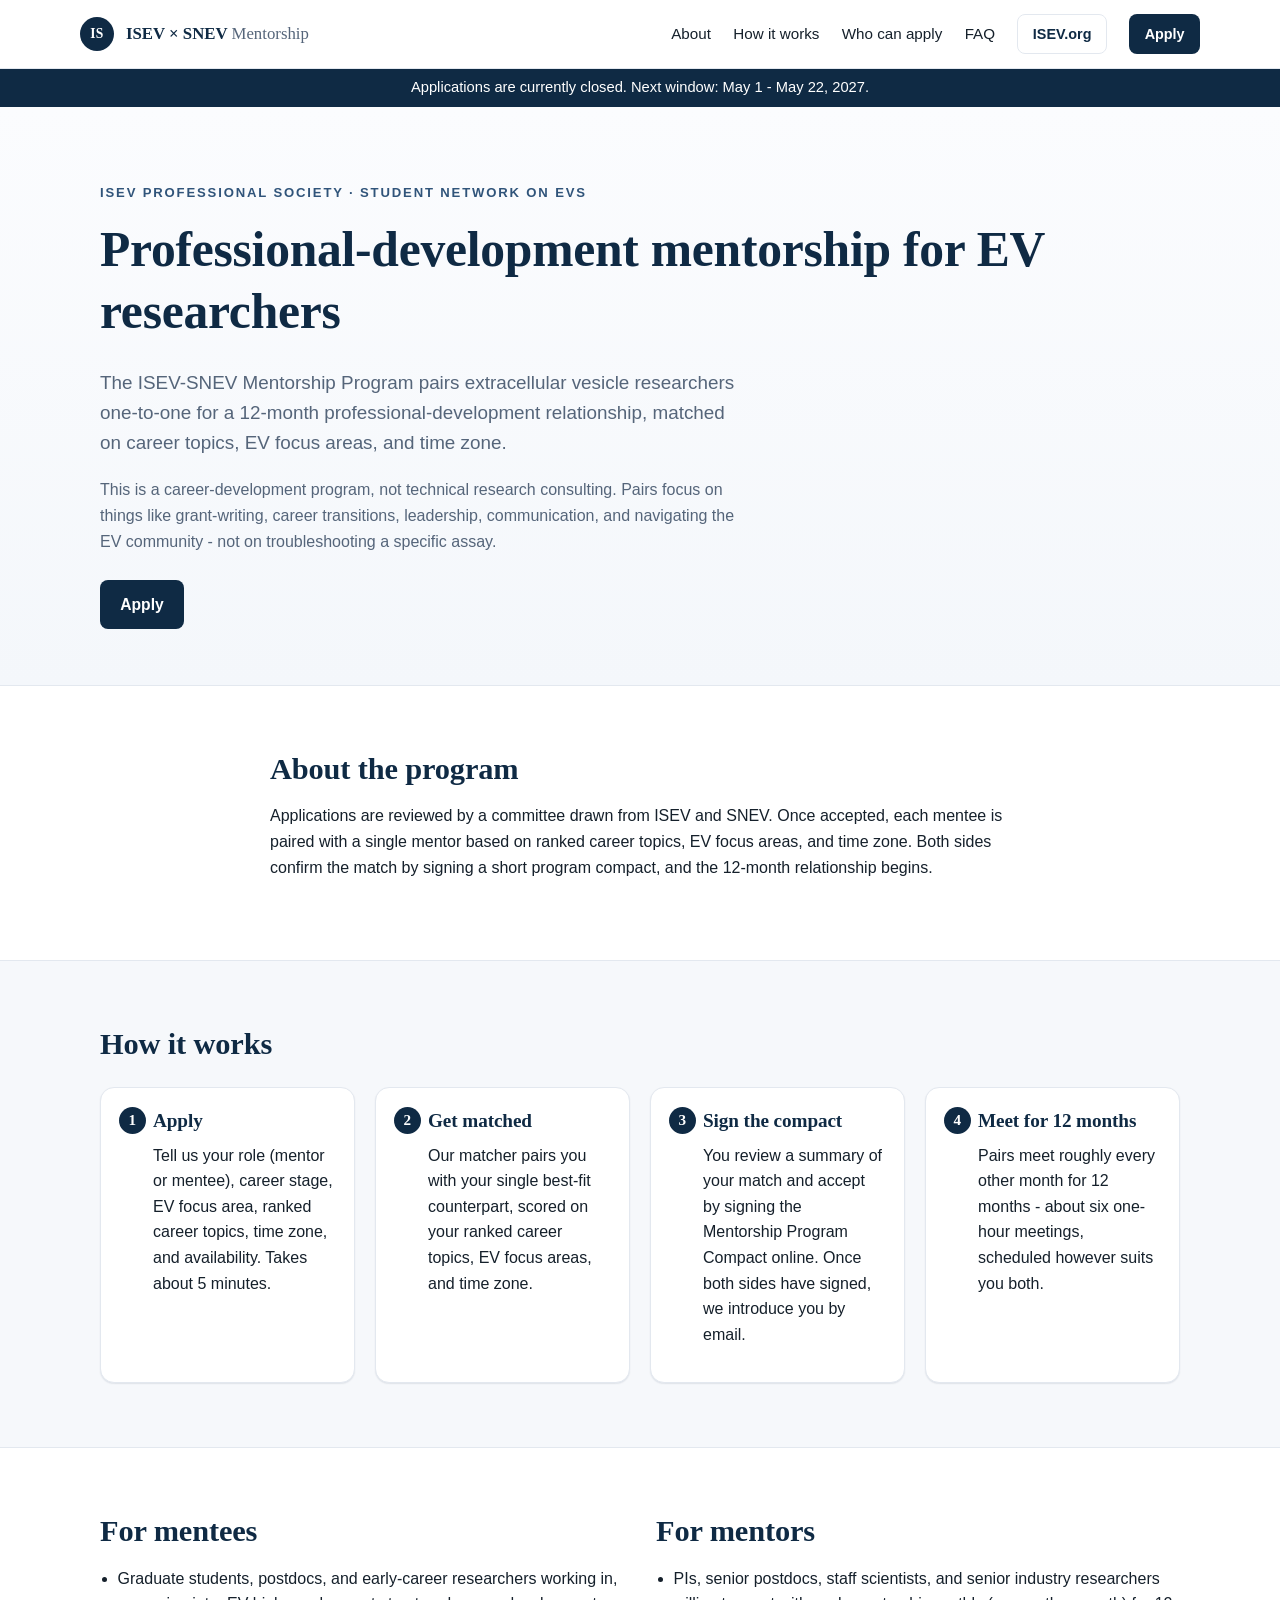
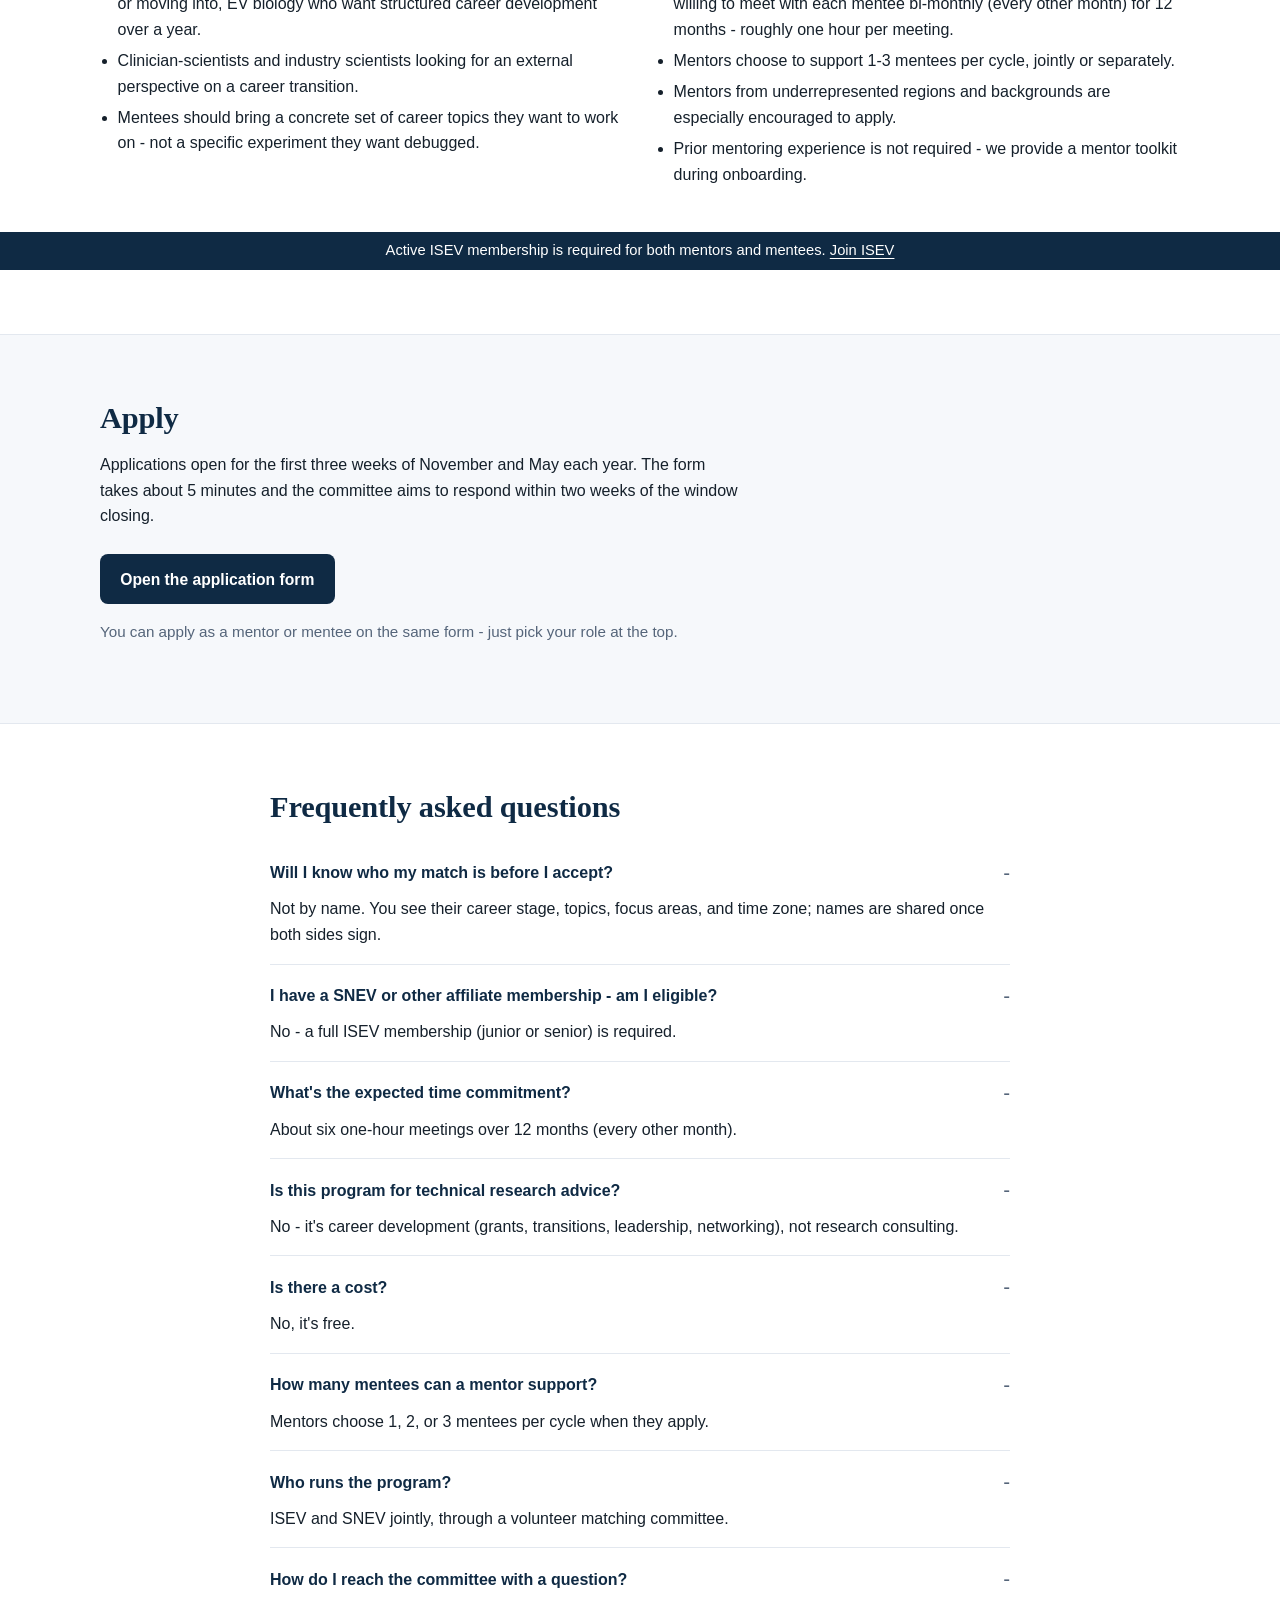
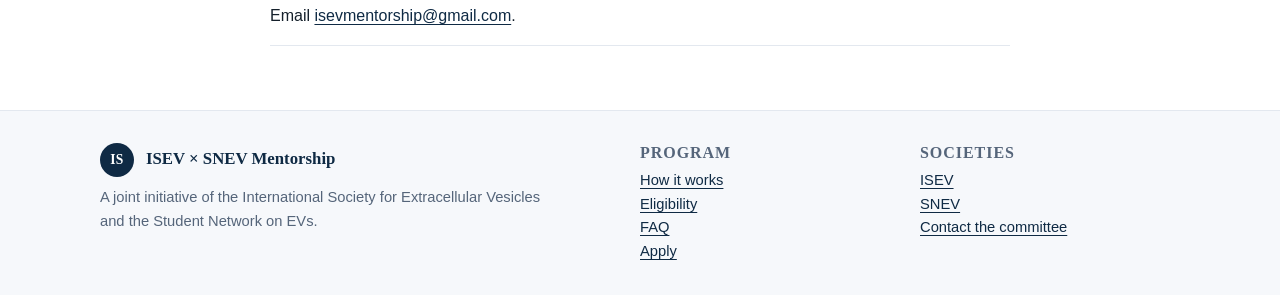
<file: index.html>
<!doctype html>
<html lang="en">
<head>
  <meta charset="utf-8" />
  <meta name="viewport" content="width=device-width, initial-scale=1" />
  <title>ISEV-SNEV Mentorship Program</title>
  <meta name="description" content="A mentorship program pairing extracellular vesicle researchers one-to-one for 12 months of professional development, run jointly by ISEV and the Student Network on EVs (SNEV)." />
  <link rel="icon" href="data:image/svg+xml;utf8,<svg xmlns='http://www.w3.org/2000/svg' viewBox='0 0 64 64'><circle cx='32' cy='32' r='30' fill='%230f2a44'/><text x='50%25' y='55%25' text-anchor='middle' font-family='Georgia' font-size='22' fill='white' font-weight='700'>IS</text></svg>" />
  <link rel="stylesheet" href="assets/styles.css" />
</head>
<body>

  <header class="site-header">
    <div class="container nav">
      <a class="brand" href="index.html">
        <span class="brand-mark">IS</span>
        <span>ISEV &times; SNEV <span style="color:var(--muted);font-weight:500">Mentorship</span></span>
      </a>
      <nav class="nav-links" aria-label="Primary">
        <a href="#about">About</a>
        <a href="#how">How it works</a>
        <a href="#eligibility">Who can apply</a>
        <a href="#faq">FAQ</a>
        <a href="https://www.isev.org" target="_blank" rel="noopener" class="btn btn-ghost">ISEV.org</a>
        <a href="apply.html" class="btn btn-primary">Apply</a>
      </nav>
    </div>
  </header>

  <div id="cycleBanner" style="background:#0f2a44;color:#fff;text-align:center;padding:0.45rem 1rem;font-size:0.92rem;" hidden></div>
  <script>
    (function () {
      var now = new Date(), y = now.getFullYear();
      function fmt(d) { return d.toLocaleDateString(undefined, { month: 'long', day: 'numeric' }); }
      // Application windows: first three weeks of May and November, yearly.
      var windows = [
        { start: new Date(y, 4, 1), end: new Date(y, 4, 22, 23, 59, 59) },
        { start: new Date(y, 10, 1), end: new Date(y, 10, 22, 23, 59, 59) }
      ];
      var open = null, next = null;
      for (var i = 0; i < windows.length; i++) {
        if (now >= windows[i].start && now <= windows[i].end) { open = windows[i]; break; }
        if (now < windows[i].start && !next) next = windows[i];
      }
      if (!open && !next) next = { start: new Date(y + 1, 4, 1), end: new Date(y + 1, 4, 22) };
      var el = document.getElementById('cycleBanner');
      el.hidden = false;
      el.textContent = open
        ? 'Applications are open - this window closes ' + fmt(open.end) + '.'
        : 'Applications are currently closed. Next window: ' + fmt(next.start) + ' - ' + fmt(next.end) +
          (next.start.getFullYear() > y ? ', ' + next.start.getFullYear() : '') + '.';
    })();
  </script>

  <main>

    <!-- HERO -->
    <section class="hero" id="top">
      <div class="container">
        <span class="eyebrow">ISEV Professional Society &middot; Student Network on EVs</span>
        <h1>Professional-development mentorship for EV researchers</h1>
        <p class="lede">
          The ISEV-SNEV Mentorship Program pairs extracellular vesicle researchers
          one-to-one for a 12-month professional-development relationship,
          matched on career topics, EV focus areas, and time zone.
        </p>
        <p class="lede" style="font-size:1rem;color:var(--muted);max-width:640px;">
          This is a career-development program, not technical research consulting.
          Pairs focus on things like grant-writing, career transitions,
          leadership, communication, and navigating the EV community -
          not on troubleshooting a specific assay.
        </p>
        <div class="hero-cta">
          <a href="apply.html" class="btn btn-primary">Apply</a>
        </div>
      </div>
    </section>

    <!-- ABOUT -->
    <section id="about">
      <div class="container" style="max-width:780px;">
        <h2>About the program</h2>
        <p>
          Applications are reviewed by a committee drawn from ISEV and SNEV.
          Once accepted, each mentee is paired with a single mentor based on
          ranked career topics, EV focus areas, and time zone. Both sides
          confirm the match by signing a short program compact, and the
          12-month relationship begins.
        </p>
      </div>
    </section>

    <!-- HOW IT WORKS -->
    <section id="how" class="section-soft">
      <div class="container">
        <h2>How it works</h2>
        <div class="grid steps" style="margin-top:1.5rem;">
          <div class="card">
            <h3>Apply</h3>
            <p>Tell us your role (mentor or mentee), career stage, EV focus area, ranked career topics, time zone, and availability. Takes about 5 minutes.</p>
          </div>
          <div class="card">
            <h3>Get matched</h3>
            <p>Our matcher pairs you with your single best-fit counterpart, scored on your ranked career topics, EV focus areas, and time zone.</p>
          </div>
          <div class="card">
            <h3>Sign the compact</h3>
            <p>You review a summary of your match and accept by signing the Mentorship Program Compact online. Once both sides have signed, we introduce you by email.</p>
          </div>
          <div class="card">
            <h3>Meet for 12 months</h3>
            <p>Pairs meet roughly every other month for 12 months - about six one-hour meetings, scheduled however suits you both.</p>
          </div>
        </div>
      </div>
    </section>

    <!-- ELIGIBILITY -->
    <section id="eligibility">
      <div class="container split">
        <div>
          <h2>For mentees</h2>
          <ul class="clean-list">
            <li>Graduate students, postdocs, and early-career researchers working in, or moving into, EV biology who want structured career development over a year.</li>
            <li>Clinician-scientists and industry scientists looking for an external perspective on a career transition.</li>
            <li>Mentees should bring a concrete set of career topics they want to work on - not a specific experiment they want debugged.</li>
          </ul>
        </div>
        <div>
          <h2>For mentors</h2>
          <ul class="clean-list">
            <li>PIs, senior postdocs, staff scientists, and senior industry researchers willing to meet with each mentee bi-monthly (every other month) for 12 months - roughly one hour per meeting.</li>
            <li>Mentors choose to support 1-3 mentees per cycle, jointly or separately.</li>
            <li>Mentors from underrepresented regions and backgrounds are especially encouraged to apply.</li>
            <li>Prior mentoring experience is not required - we provide a mentor toolkit during onboarding.</li>
          </ul>
        </div>
      </div>
      <div style="background:#0f2a44;color:#fff;text-align:center;padding:0.45rem 1rem;font-size:0.92rem;margin-top:2rem;">
        Active ISEV membership is required for both mentors and mentees.
        <a href="https://www.isev.org/membership" target="_blank" rel="noopener" style="color:#fff;text-decoration:underline;">Join ISEV</a>
      </div>
    </section>

    <!-- APPLY -->
    <section id="apply" class="section-soft">
      <div class="container">
        <h2>Apply</h2>
        <p style="max-width:640px;">
          Applications open for the first three weeks of November and May
          each year. The form takes about 5 minutes and the committee aims to
          respond within two weeks of the window closing.
        </p>
        <div class="hero-cta">
          <a href="apply.html" class="btn btn-primary">Open the application form</a>
        </div>
        <p style="color:var(--muted);max-width:640px;margin-top:1rem;font-size:0.95rem;">
          You can apply as a mentor or mentee on the same form - just pick your role at the top.
        </p>
      </div>
    </section>

    <!-- FAQ -->
    <section id="faq">
      <div class="container" style="max-width:780px;">
        <h2>Frequently asked questions</h2>

        <details class="faq" open>
          <summary>Will I know who my match is before I accept?</summary>
          <div class="faq-body">
            Not by name. You see their career stage, topics, focus areas, and time zone; names are shared once both sides sign.
          </div>
        </details>
        <details class="faq" open>
          <summary>I have a SNEV or other affiliate membership - am I eligible?</summary>
          <div class="faq-body">
            No - a full ISEV membership (junior or senior) is required.
          </div>
        </details>
        <details class="faq" open>
          <summary>What's the expected time commitment?</summary>
          <div class="faq-body">
            About six one-hour meetings over 12 months (every other month).
          </div>
        </details>
        <details class="faq" open>
          <summary>Is this program for technical research advice?</summary>
          <div class="faq-body">
            No - it's career development (grants, transitions, leadership, networking), not research consulting.
          </div>
        </details>
        <details class="faq" open>
          <summary>Is there a cost?</summary>
          <div class="faq-body">
            No, it's free.
          </div>
        </details>
        <details class="faq" open>
          <summary>How many mentees can a mentor support?</summary>
          <div class="faq-body">
            Mentors choose 1, 2, or 3 mentees per cycle when they apply.
          </div>
        </details>
        <details class="faq" open>
          <summary>Who runs the program?</summary>
          <div class="faq-body">
            ISEV and SNEV jointly, through a volunteer matching committee.
          </div>
        </details>
        <details class="faq" open>
          <summary>How do I reach the committee with a question?</summary>
          <div class="faq-body">
            Email <a href="mailto:isevmentorship@gmail.com">isevmentorship@gmail.com</a>.
          </div>
        </details>
      </div>
    </section>

  </main>

  <!-- FOOTER -->
  <footer class="site-footer">
    <div class="container footer-grid">
      <div>
        <div class="brand" style="margin-bottom:0.6rem;">
          <span class="brand-mark">IS</span>
          <span>ISEV &times; SNEV Mentorship</span>
        </div>
        <p style="margin:0;max-width:460px;">
          A joint initiative of the International Society for Extracellular Vesicles
          and the Student Network on EVs.
        </p>
      </div>
      <div>
        <h4 style="margin-bottom:0.4rem;">Program</h4>
        <p style="margin:0;"><a href="#how">How it works</a></p>
        <p style="margin:0;"><a href="#eligibility">Eligibility</a></p>
        <p style="margin:0;"><a href="#faq">FAQ</a></p>
        <p style="margin:0;"><a href="apply.html">Apply</a></p>
      </div>
      <div>
        <h4 style="margin-bottom:0.4rem;">Societies</h4>
        <p style="margin:0;"><a href="https://www.isev.org" target="_blank" rel="noopener">ISEV</a></p>
        <p style="margin:0;"><a href="https://www.isev.org/snev" target="_blank" rel="noopener">SNEV</a></p>
        <p style="margin:0;"><a href="mailto:isevmentorship@gmail.com">Contact the committee</a></p>
      </div>
    </div>
  </footer>
</body>
</html>
</file>
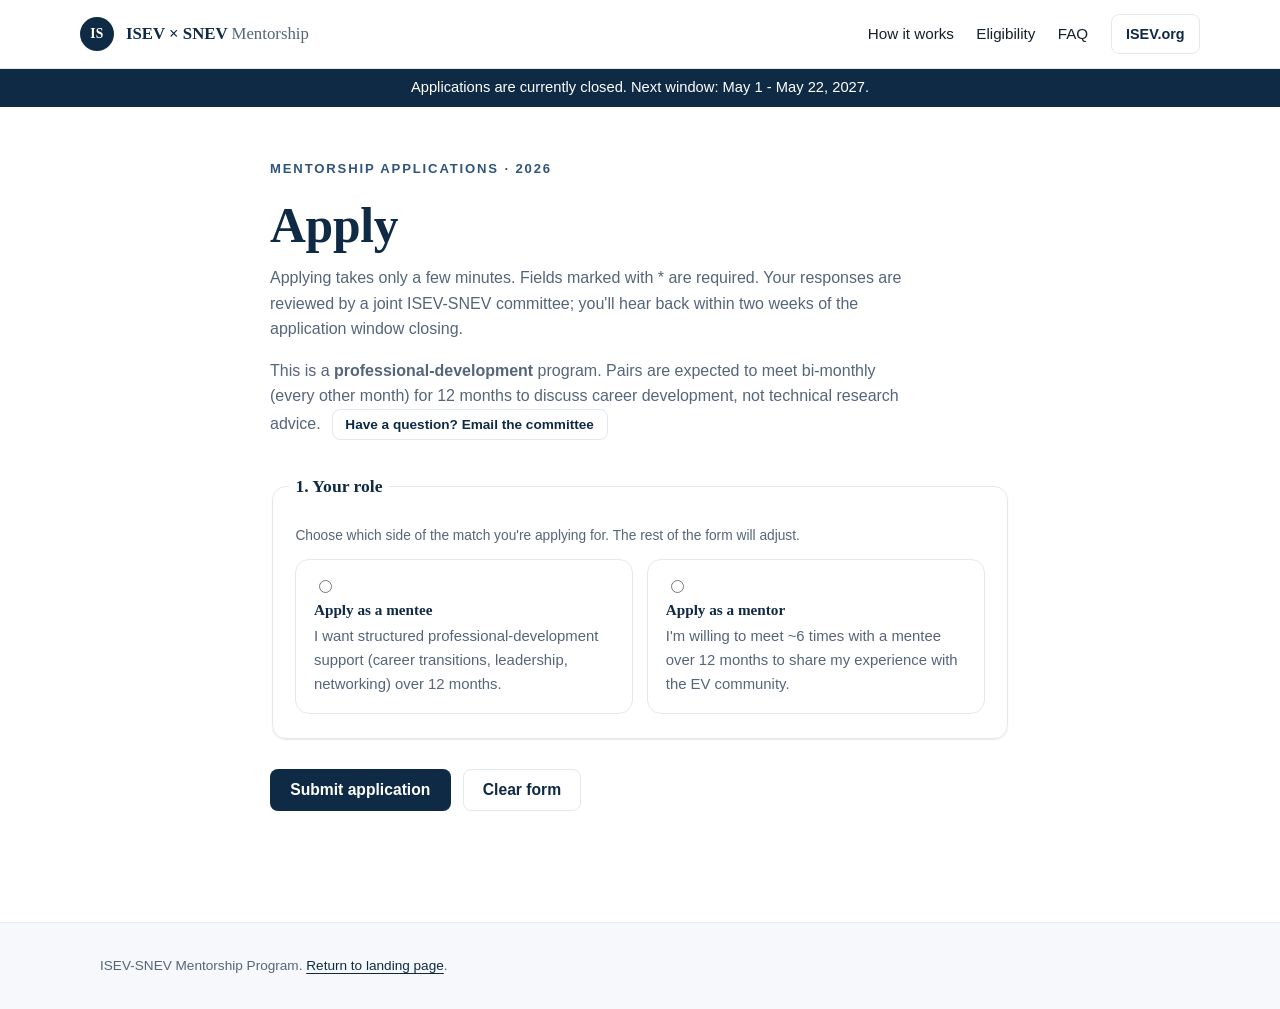
<file: apply.html>
<!doctype html>
<html lang="en">
<head>
  <meta charset="utf-8" />
  <meta name="viewport" content="width=device-width, initial-scale=1" />
  <title>Apply · ISEV-SNEV Mentorship Program</title>
  <meta name="description" content="Apply to be matched as a mentor or mentee in the ISEV-SNEV Mentorship Program." />
  <link rel="icon" href="data:image/svg+xml;utf8,<svg xmlns='http://www.w3.org/2000/svg' viewBox='0 0 64 64'><circle cx='32' cy='32' r='30' fill='%230f2a44'/><text x='50%25' y='55%25' text-anchor='middle' font-family='Georgia' font-size='22' fill='white' font-weight='700'>IS</text></svg>" />
  <link rel="stylesheet" href="assets/styles.css" />
</head>
<body>

  <header class="site-header">
    <div class="container nav">
      <a class="brand" href="index.html">
        <span class="brand-mark">IS</span>
        <span>ISEV &times; SNEV <span style="color:var(--muted);font-weight:500">Mentorship</span></span>
      </a>
      <nav class="nav-links" aria-label="Primary">
        <a href="index.html#how">How it works</a>
        <a href="index.html#eligibility">Eligibility</a>
        <a href="index.html#faq">FAQ</a>
        <a href="https://www.isev.org" target="_blank" rel="noopener" class="btn btn-ghost">ISEV.org</a>
      </nav>
    </div>
  </header>

  <div id="cycleBanner" style="background:#0f2a44;color:#fff;text-align:center;padding:0.45rem 1rem;font-size:0.92rem;" hidden></div>
  <script>
    (function () {
      var now = new Date(), y = now.getFullYear();
      function fmt(d) { return d.toLocaleDateString(undefined, { month: 'long', day: 'numeric' }); }
      // Application windows: first three weeks of May and November, yearly.
      var windows = [
        { start: new Date(y, 4, 1), end: new Date(y, 4, 22, 23, 59, 59) },
        { start: new Date(y, 10, 1), end: new Date(y, 10, 22, 23, 59, 59) }
      ];
      var open = null, next = null;
      for (var i = 0; i < windows.length; i++) {
        if (now >= windows[i].start && now <= windows[i].end) { open = windows[i]; break; }
        if (now < windows[i].start && !next) next = windows[i];
      }
      if (!open && !next) next = { start: new Date(y + 1, 4, 1), end: new Date(y + 1, 4, 22) };
      var el = document.getElementById('cycleBanner');
      el.hidden = false;
      el.textContent = open
        ? 'Applications are open - this window closes ' + fmt(open.end) + '.'
        : 'Applications are currently closed. Next window: ' + fmt(next.start) + ' - ' + fmt(next.end) +
          (next.start.getFullYear() > y ? ', ' + next.start.getFullYear() : '') + '.';
    })();
  </script>

  <main>
    <section style="padding:3rem 0 4rem;">
      <div class="container" style="max-width:780px;">
        <span class="eyebrow">Mentorship applications · 2026</span>
        <h1 style="margin-bottom:0.5rem;">Apply</h1>
        <p style="color:var(--muted);max-width:640px;">
          Applying takes only a few minutes. Fields marked with <span aria-hidden="true">*</span>
          are required. Your responses are reviewed by a joint ISEV-SNEV committee;
          you'll hear back within two weeks of the application window closing.
        </p>
        <p style="color:var(--muted);max-width:640px;">
          This is a <strong>professional-development</strong> program. Pairs are expected to meet
          bi-monthly (every other month) for 12 months to discuss career development, not technical
          research advice.
          <a href="mailto:isevmentorship@gmail.com?subject=Question%20about%20the%20ISEV%E2%80%93SNEV%20Mentorship%20Program"
             class="btn btn-ghost btn-small"
             style="margin-left:0.4rem;">Have a question? Email the committee</a>
        </p>

        <form id="applyForm"
              class="apply-form"
              action="https://script.google.com/macros/s/AKfycbzLrjM3KC3dEEt1xVuS7yBQZjHc0oQUIkZneyJ93LFaHBYLQRYbq2RFOuUsjYweYJ0p/exec"
              method="POST"
              novalidate>

          <!-- Hidden fields useful for routing + anti-spam -->
          <input type="hidden" name="_subject" id="formSubject" value="ISEV-SNEV Mentorship Application" />
          <!-- Honeypot: bots fill this; humans don't see it -->
          <div class="hp-field" aria-hidden="true">
            <label>Leave this field empty
              <input type="text" name="_gotcha" tabindex="-1" autocomplete="off" />
            </label>
          </div>

          <!-- ROLE -->
          <fieldset class="form-section">
            <legend>1. Your role</legend>
            <p class="field-help">Choose which side of the match you're applying for. The rest of the form will adjust.</p>
            <div class="role-row">
              <label class="role-choice">
                <input type="radio" name="role" value="mentee" required />
                <div>
                  <strong>Apply as a mentee</strong>
                  <span>I want structured professional-development support (career transitions, leadership, networking) over 12 months.</span>
                </div>
              </label>
              <label class="role-choice">
                <input type="radio" name="role" value="mentor" required />
                <div>
                  <strong>Apply as a mentor</strong>
                  <span>I'm willing to meet ~6 times with a mentee over 12 months to share my experience with the EV community.</span>
                </div>
              </label>
            </div>
          </fieldset>

          <!-- ABOUT YOU (shared) -->
          <fieldset class="form-section" id="aboutYou" hidden>
            <legend>2. About you</legend>
            <div class="grid-form">
              <label>
                Full name <span class="req" aria-hidden="true">*</span>
                <input type="text" name="full_name" autocomplete="name" required />
              </label>
              <label>
                Email <span class="req" aria-hidden="true">*</span>
                <input type="email" name="email" autocomplete="email" required />
              </label>
              <label>
                Affiliation / Institution <span class="req" aria-hidden="true">*</span>
                <input type="text" name="affiliation" autocomplete="organization" required />
              </label>
              <label>
                Country <span class="req" aria-hidden="true">*</span>
                <input type="text" name="country" autocomplete="country-name" required />
              </label>
              <label>
                Time zone <span class="req" aria-hidden="true">*</span>
                <select name="timezone" required>
                  <option value="">Select your region…</option>
                  <optgroup label="Americas">
                    <option value="America/Los_Angeles">Pacific - US/Canada West (UTC−8/−7)</option>
                    <option value="America/Denver">Mountain - US/Canada (UTC−7/−6)</option>
                    <option value="America/Chicago">Central - US/Canada/Mexico (UTC−6/−5)</option>
                    <option value="America/New_York">Eastern - US/Canada (UTC−5/−4)</option>
                    <option value="America/Mexico_City">Mexico City (UTC−6/−5)</option>
                    <option value="America/Bogota">Bogotá / Lima (UTC−5)</option>
                    <option value="America/Sao_Paulo">São Paulo / Brasília (UTC−3)</option>
                    <option value="America/Buenos_Aires">Buenos Aires (UTC−3)</option>
                  </optgroup>
                  <optgroup label="Europe, Middle East &amp; Africa">
                    <option value="Europe/London">London / Lisbon (UTC+0/+1)</option>
                    <option value="Europe/Paris">Paris / Berlin / Madrid / Rome (UTC+1/+2)</option>
                    <option value="Europe/Helsinki">Helsinki / Athens / Istanbul (UTC+2/+3)</option>
                    <option value="Africa/Johannesburg">Johannesburg / Cairo (UTC+2)</option>
                    <option value="Asia/Dubai">Dubai / Abu Dhabi (UTC+4)</option>
                    <option value="Asia/Tehran">Tehran (UTC+3:30/+4:30)</option>
                  </optgroup>
                  <optgroup label="Asia &amp; Oceania">
                    <option value="Asia/Kolkata">India (UTC+5:30)</option>
                    <option value="Asia/Singapore">Singapore / Beijing / Hong Kong / Taipei (UTC+8)</option>
                    <option value="Asia/Tokyo">Tokyo / Seoul (UTC+9)</option>
                    <option value="Australia/Sydney">Sydney / Melbourne (UTC+10/+11)</option>
                    <option value="Pacific/Auckland">Auckland / Wellington (UTC+12/+13)</option>
                  </optgroup>
                  <option value="Other">Other (note in accessibility field below)</option>
                </select>
              </label>
              <label>
                Preferred language(s) for mentoring <span class="req" aria-hidden="true">*</span>
                <select name="languages" multiple size="5" required>
                  <option value="English">English</option>
                  <option value="Spanish">Spanish</option>
                  <option value="Portuguese">Portuguese</option>
                  <option value="French">French</option>
                  <option value="German">German</option>
                  <option value="Italian">Italian</option>
                  <option value="Mandarin">Mandarin</option>
                  <option value="Japanese">Japanese</option>
                  <option value="Korean">Korean</option>
                  <option value="Hindi">Hindi</option>
                  <option value="Arabic">Arabic</option>
                  <option value="Other">Other (please note in accessibility field)</option>
                </select>
                <span class="field-help">Hold Ctrl/⌘ to select more than one.</span>
              </label>
              <label>
                Career stage <span class="req" aria-hidden="true">*</span>
                <select name="career_stage" required>
                  <option value="">Select…</option>
                  <option>Master's student</option>
                  <option>PhD candidate</option>
                  <option>Postdoc</option>
                  <option>Staff scientist</option>
                  <option>Assistant professor / junior PI</option>
                  <option>Associate / Full professor</option>
                  <option>Clinician-scientist</option>
                  <option>Industry researcher</option>
                  <option>Other</option>
                </select>
              </label>
              <label>
                ISEV / SNEV membership <span class="req" aria-hidden="true">*</span>
                <select name="membership" required>
                  <option value="">Select…</option>
                  <option>Neither</option>
                  <option>SNEV only</option>
                  <option>ISEV only</option>
                  <option>Both</option>
                </select>
                <span class="field-help">A full ISEV membership (junior or senior) is required to participate. Not a member yet? <a href="https://www.isev.org/membership" target="_blank" rel="noopener">Join ISEV</a>, then apply.</span>
              </label>
            </div>
          </fieldset>

          <!-- EV FOCUS (shared, standardized) -->
          <fieldset class="form-section" id="research" hidden>
            <legend>3. EV focus areas</legend>
            <p class="field-help">
              Select any focus areas that describe your research or the area in which
              you'd like to mentor/be mentored. These help the committee match people
              from related corners of the field.
            </p>
            <div class="grid-form">
              <label class="full">
                Focus areas <span class="req" aria-hidden="true">*</span>
                <select name="focus_areas" multiple size="10" required>
                  <option value="EV biogenesis and biology">EV biogenesis and biology</option>
                  <option value="EV isolation and characterization">EV isolation and characterization</option>
                  <option value="Single-vesicle methods">Single-vesicle methods</option>
                  <option value="EV imaging">EV imaging</option>
                  <option value="EV proteomics">EV proteomics</option>
                  <option value="EV nucleic acid cargo">EV nucleic acid cargo (RNA/DNA)</option>
                  <option value="EV biomarkers">EV biomarkers and liquid biopsy</option>
                  <option value="EV therapeutics and drug delivery">EV therapeutics and drug delivery</option>
                  <option value="Engineered EVs">Engineered EVs</option>
                  <option value="EVs in cancer">EVs in cancer</option>
                  <option value="EVs in neurodegeneration">EVs in neurodegeneration</option>
                  <option value="EVs in cardiovascular disease">EVs in cardiovascular disease</option>
                  <option value="EVs in infectious disease">EVs in infectious disease</option>
                  <option value="EVs in immunology">EVs in immunology</option>
                  <option value="Clinical translation and regulatory">Clinical translation and regulatory</option>
                  <option value="Computational / AI methods">Computational / AI methods</option>
                  <option value="Other">Other</option>
                </select>
                <span class="field-help">Hold Ctrl/⌘ to select multiple. Pick 1-5 that best describe you.</span>
              </label>
              <label class="full">
                Brief description of your EV work (optional)
                <textarea name="research_focus" rows="3" maxlength="500"
                          placeholder="One or two sentences. Helps the committee understand the match, but is not shown to candidates during blinding."></textarea>
                <span class="field-help">Up to 500 characters. Visible only to the committee during matching.</span>
              </label>
            </div>
          </fieldset>

          <!-- CAREER TOPICS (ranked; mentees get two tiers, mentors get one) -->
          <fieldset class="form-section" id="topics" hidden>
            <legend>4. Career topics</legend>
            <p class="field-help" id="topicsIntro">
              Pick the career topics most important to you and rank them. The matching
              algorithm weights these heavily.
            </p>

            <!-- Primary tier: shown for both roles -->
            <div class="topics-subsection" id="topicsPrimary">
              <h4 class="topic-tier-label" id="topicsPrimaryLabel">Primary priorities</h4>
              <p class="field-help" id="topicsPrimaryHelp">
                Pick up to 5 topics that are your top priorities and rank them 1 (most
                important) through 5.
              </p>
              <div class="topics-grid" id="topicsPrimaryGrid" role="group"
                   aria-labelledby="topicsPrimaryLabel"></div>
              <p class="field-help" id="topicsPrimaryCount" aria-live="polite"
                 style="margin-top:0.4rem;">0 of 5 selected.</p>
            </div>

            <!-- Secondary tier: shown for mentees only -->
            <div class="topics-subsection role-specific" data-role="mentee"
                 id="topicsSecondary" hidden>
              <h4 class="topic-tier-label">Secondary interests</h4>
              <p class="field-help">
                Pick up to 5 <strong>additional</strong> topics you'd also like to
                discuss at lower priority and rank them 1-5. A topic can only appear
                once - picking it here removes it from your primary list (and vice
                versa). These are weighted lower than your primary topics.
              </p>
              <div class="topics-grid" id="topicsSecondaryGrid" role="group"
                   aria-label="Secondary career topics"></div>
              <p class="field-help" id="topicsSecondaryCount" aria-live="polite"
                 style="margin-top:0.4rem;">0 of 5 selected.</p>
            </div>
          </fieldset>

          <!-- MENTEE-SPECIFIC -->
          <fieldset class="form-section role-specific" data-role="mentee" id="menteeFields" hidden>
            <legend>5. What you're hoping to get out of mentorship</legend>
            <div class="grid-form">
              <label class="full">
                In your own words, what do you hope to work on with a mentor over the next 12 months? <span class="req" aria-hidden="true">*</span>
                <textarea name="mentee_goals" rows="4" maxlength="800"
                          placeholder="Expand briefly on the career topics you ranked above. Keep it to career-development framing - not the details of a specific experiment."></textarea>
                <span class="field-help">Up to 800 characters.</span>
              </label>
              <label class="full">
                What would make this mentorship feel successful in 12 months?
                <textarea name="mentee_success" rows="3" maxlength="500"
                          placeholder="e.g., submitted a fellowship application, clarified whether to stay in academia, built confidence running a job interview"></textarea>
              </label>
              <label>
                Preferred mentor seniority
                <select name="mentee_mentor_stage">
                  <option value="">No strong preference</option>
                  <option>Senior postdoc / staff scientist</option>
                  <option>Junior PI</option>
                  <option>Mid / senior PI</option>
                  <option>Industry researcher</option>
                  <option>Clinician-scientist</option>
                </select>
              </label>
              <label>
                Open to a mentor in a different time zone?
                <select name="mentee_timezone_flex">
                  <option value="within_5">Prefer within ±5 hours</option>
                  <option value="within_8">OK within ±8 hours</option>
                  <option value="any">Any time zone is fine</option>
                </select>
                <span class="field-help">We prioritize matches within 5 hours by default.</span>
              </label>
            </div>
          </fieldset>

          <!-- MENTOR-SPECIFIC -->
          <fieldset class="form-section role-specific" data-role="mentor" id="mentorFields" hidden>
            <legend>5. What you can offer as a mentor</legend>
            <div class="grid-form">
              <label class="full">
                A few sentences on the career topics and experience you're happy to mentor on <span class="req" aria-hidden="true">*</span>
                <textarea name="mentor_expertise" rows="4" maxlength="800"
                          placeholder="Expand on the topics you ranked above. e.g., 'Grant writing at R01/K99 level; industry-to-academia transitions; running an EV core.'"></textarea>
                <span class="field-help">Up to 800 characters. Focus on career-development expertise, not research consulting.</span>
              </label>
              <label>
                Prior mentoring experience
                <select name="mentor_experience">
                  <option value="">Select…</option>
                  <option>None formally - first time</option>
                  <option>Some informal mentoring</option>
                  <option>Regular lab-level mentoring</option>
                  <option>Program-level or cross-institutional mentoring</option>
                </select>
              </label>
              <label>
                How many mentees can you support this cycle? <span class="req" aria-hidden="true">*</span>
                <select name="mentor_slots" required>
                  <option value="">Select…</option>
                  <option value="1">1 mentee</option>
                  <option value="2">2 mentees</option>
                  <option value="3">3 mentees</option>
                </select>
                <span class="field-help">The committee will only pair you with up to this many mentees over the cycle.</span>
              </label>
              <label class="full">
                Anything you'd like us to know about your mentoring style?
                <textarea name="mentor_style" rows="3" maxlength="500"></textarea>
              </label>
            </div>
          </fieldset>

          <!-- AVAILABILITY (shared) -->
          <fieldset class="form-section" id="availability" hidden>
            <legend>6. Availability</legend>
            <div class="grid-form">
              <label>
                Typical meeting cadence <span class="req" aria-hidden="true">*</span>
                <select name="frequency" required>
                  <option value="bimonthly">Bi-monthly (every other month, ~1 hr) - program default</option>
                  <option value="monthly">Monthly (~45 min)</option>
                  <option value="flexible">Flexible - decide with match</option>
                </select>
                <span class="field-help">The program is designed around bi-monthly meetings for 12 months.</span>
              </label>
              <label>
                When do you typically have time?
                <select name="availability_window" multiple size="4">
                  <option>Weekday mornings</option>
                  <option>Weekday afternoons</option>
                  <option>Weekday evenings</option>
                  <option>Weekends</option>
                </select>
                <span class="field-help">Hold Ctrl/⌘ to select multiple.</span>
              </label>
              <label class="full">
                Any constraints or accessibility needs we should know about?
                <textarea name="accessibility" rows="2" maxlength="400"></textarea>
              </label>
            </div>
          </fieldset>

          <!-- CONSENT -->
          <fieldset class="form-section" id="consent" hidden>
            <legend>7. Consent &amp; acknowledgements</legend>
            <label class="check-row">
              <input type="checkbox" name="consent_prof_dev" required />
              <span>I understand that this is a <strong>professional-development</strong> program and agree to keep conversations focused on career topics - not on the specifics of my (or my mentee's) current research project.</span>
            </label>
            <label class="check-row">
              <input type="checkbox" name="consent_12_month" required />
              <span>I can commit to six bi-monthly meetings over a 12-month cycle (roughly one hour each) and will sign the Mentorship Program Compact if matched.</span>
            </label>
            <label class="check-row">
              <input type="checkbox" name="consent_review" required />
              <span>I consent to my application being reviewed by the ISEV-SNEV matching committee.</span>
            </label>
            <label class="check-row">
              <input type="checkbox" name="consent_contact" required />
              <span>I consent to being contacted by email regarding my application and potential matches.</span>
            </label>
            <label class="check-row">
              <input type="checkbox" name="consent_unblind" required />
              <span>I understand that my name and affiliation will remain hidden from my proposed match until we have both accepted the pairing.</span>
            </label>
            <p class="field-help" style="margin-top:1rem;">
              Privacy: your responses are visible only to the ISEV-SNEV matching
              committee; your proposed match sees a summary of your profile
              (never your name, affiliation, or written answers) until you both
              accept. Your information is used solely to run the mentorship
              program and is never shared with third parties.
            </p>
          </fieldset>

          <div class="form-actions" id="formActions" hidden>
            <button type="submit" class="btn btn-primary">Submit application</button>
            <button type="reset" class="btn btn-ghost">Clear form</button>
          </div>

          <p id="formStatus" class="form-status" role="status" aria-live="polite"></p>
        </form>

        <div id="submitSuccess" class="panel" hidden style="margin-top:2rem;">
          <h2 style="margin-top:0;">Application received.</h2>
          <p>
            Thanks - we've recorded your submission and sent a copy to the ISEV-SNEV
            matching committee. You'll hear back within two weeks of the application window closing.
          </p>
          <p>
            <a href="index.html" class="btn btn-ghost">Back to landing page</a>
          </p>
        </div>

      </div>
    </section>
  </main>

  <footer class="site-footer">
    <div class="container" style="font-size:0.85rem;">
      ISEV-SNEV Mentorship Program. <a href="index.html">Return to landing page</a>.
    </div>
  </footer>

  <script src="assets/apply.js?v=5"></script>
</body>
</html>
</file>
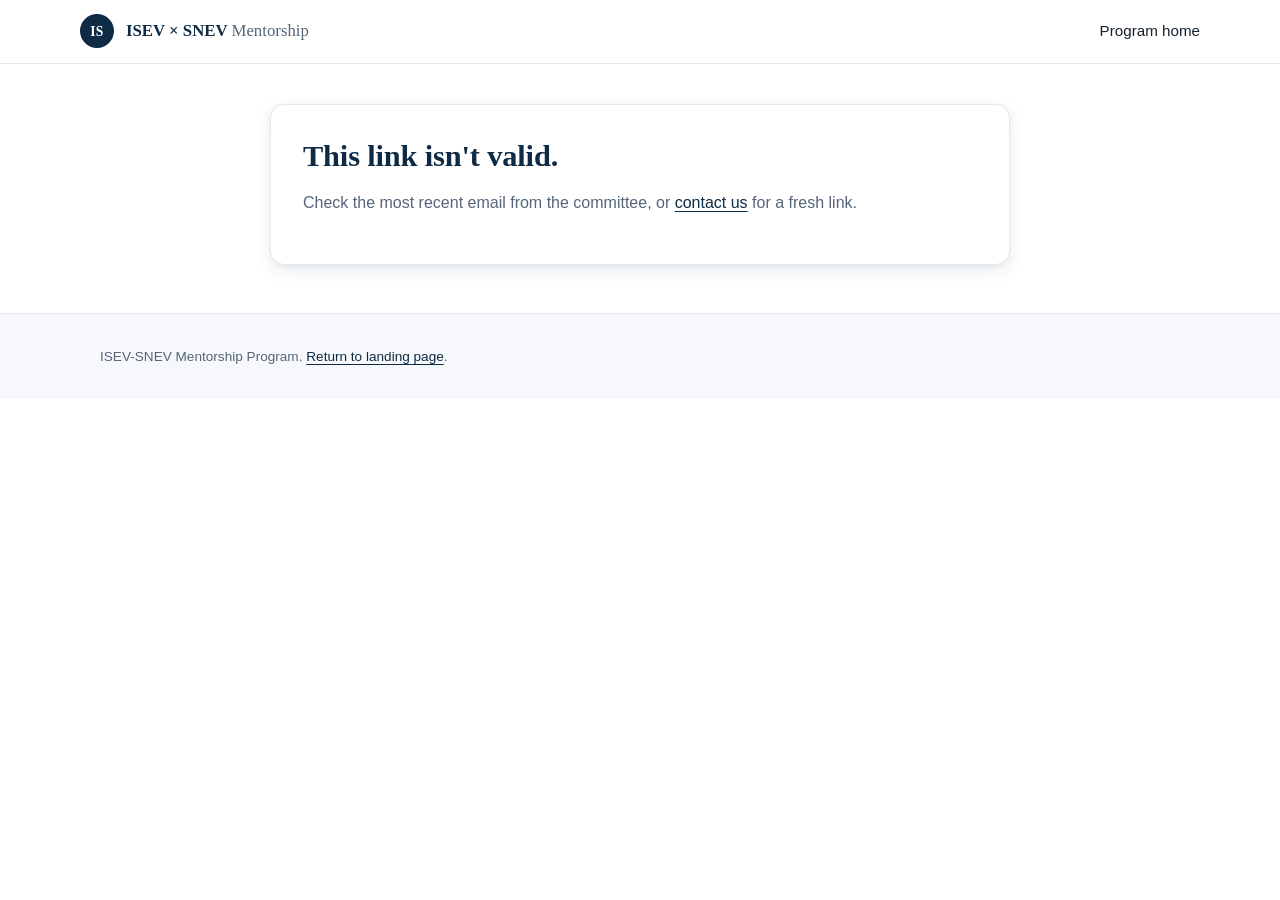
<file: compact.html>
<!doctype html>
<html lang="en">
<head>
  <meta charset="utf-8" />
  <meta name="viewport" content="width=device-width, initial-scale=1" />
  <title>Sign the Compact · ISEV-SNEV Mentorship Program</title>
  <meta name="robots" content="noindex" />
  <link rel="icon" href="data:image/svg+xml;utf8,<svg xmlns='http://www.w3.org/2000/svg' viewBox='0 0 64 64'><circle cx='32' cy='32' r='30' fill='%230f2a44'/><text x='50%25' y='55%25' text-anchor='middle' font-family='Georgia' font-size='22' fill='white' font-weight='700'>IS</text></svg>" />
  <link rel="stylesheet" href="assets/styles.css" />
  <style>
    .compact-doc h3 { margin: 1.4rem 0 0.4rem; }
    .compact-doc ul { margin: 0.3rem 0 0.8rem 1.2rem; }
    .compact-doc li { margin-bottom: 0.35rem; }
    .sign-box { border: 1px solid var(--border, #dde5ec); border-radius: 10px;
                padding: 1.2rem 1.4rem; margin-top: 1.5rem; background: var(--bg-soft, #f7f9fb); }
    .sign-box input[type="text"] { font-size: 1.05rem; width: 100%; max-width: 380px; }
    #matchTopics { display: flex; flex-wrap: wrap; gap: 0.35rem; }
    #matchTopics .tag {
      background: var(--bg-tint, #eef2f7); color: var(--navy-700, #1b3a5b);
      font-size: 0.8rem; padding: 0.2rem 0.6rem; border-radius: 999px;
      border: 1px solid var(--line, #e3e8ef); white-space: nowrap;
    }
    @media print {
      .site-header, .site-footer, .sign-box, .btn, #signStatus,
      #screen-loading, #screen-invalid, #screen-done { display: none !important; }
      #screen-compact { display: block !important; box-shadow: none; border: none; padding: 0; }
      body { font-size: 12px; }
    }
  </style>
</head>
<body>

  <header class="site-header">
    <div class="container nav">
      <a class="brand" href="index.html">
        <span class="brand-mark">IS</span>
        <span>ISEV &times; SNEV <span style="color:var(--muted);font-weight:500">Mentorship</span></span>
      </a>
      <nav class="nav-links" aria-label="Primary">
        <a href="index.html">Program home</a>
      </nav>
    </div>
  </header>

  <main>
    <section style="padding:2.5rem 0 3rem;">
      <div class="container" style="max-width:780px;">

        <section id="screen-loading" class="panel">
          <h2>Loading…</h2>
        </section>

        <section id="screen-invalid" class="panel" hidden>
          <h2>This link isn't valid.</h2>
          <p style="color:var(--muted);">
            Check the most recent email from the committee, or
            <a href="mailto:isevmentorship@gmail.com">contact us</a> for a fresh link.
          </p>
        </section>

        <section id="screen-compact" class="panel" hidden>
          <h4>You have a match</h4>
          <h2 id="compactTitle">Mentorship Program Compact</h2>
          <p style="color:var(--muted);max-width:640px;">
            The committee has matched you. Signing this short agreement is how
            you accept: once both of you have signed, we introduce you by
            email and your 12-month cycle begins. Save a copy of this page for your records -
            the checklist below is the recommended agenda for your first
            meeting. If this match doesn't feel right, reply to the committee
            email instead of signing.
          </p>
          <p><button class="btn btn-ghost btn-small" onclick="window.print()">Save the compact as a PDF</button></p>

          <div class="card" id="matchCard" hidden style="margin:1rem 0 1.5rem;">
            <h4 style="margin:0 0 0.6rem;">Your proposed <span id="matchRole">match</span> at a glance
              <span class="status-pill green" id="matchFit" style="margin-left:0.5rem;"></span></h4>
            <dl style="display:grid;grid-template-columns:auto 1fr;gap:0.3rem 0.9rem;margin:0;" id="matchFacts"></dl>
            <div class="tags" id="matchTopics" style="margin-top:0.6rem;"></div>
            <p class="card-meta" style="margin:0.6rem 0 0;">Name and affiliation stay hidden until you have both signed.</p>
          </div>

          <div class="compact-doc" style="font-size:0.95rem;">
            <p><em>This document details the terms of engagement set by the
            ISEV/SNEV Mentorship Program Committee. The checklist should be
            revisited by the mentor and mentee together during an initial
            virtual meeting (~1 hour) to confirm expectations and goals align.</em></p>

            <h3>1. Mentoring goals and objectives</h3>
            <ul>
              <li><strong>Mentor:</strong> provide guidance on overarching career development - career transitions, professional networking, job search strategies, communication and leadership, long-term career trajectories in the EV field - avoiding advice on the specifics of current research projects.</li>
              <li><strong>Mentee:</strong> identify personal and professional development areas outside immediate research tasks, aligned with your broader career aspirations.</li>
              <li>Agree on short- and long-term milestones tailored to these career-focused goals.</li>
            </ul>

            <h3>2. Communication guidelines</h3>
            <ul>
              <li>Establish a mutually agreed meeting frequency (the program expectation is roughly bi-monthly - every other month - for one year) and preferred channels.</li>
              <li>Set clear expectations for response times and scheduling flexibility.</li>
              <li>Define a procedure for rescheduling missed sessions.</li>
            </ul>

            <h3>3. Roles and responsibilities</h3>
            <ul>
              <li><strong>Mentor:</strong> provide guidance based on experience in the EV community; share networking opportunities and best practices.</li>
              <li><strong>Mentee:</strong> prepare for meetings with specific questions; actively set the agenda for each meeting.</li>
              <li>Success depends on both parties' active participation.</li>
            </ul>

            <h3>4. Confidentiality and respect</h3>
            <ul>
              <li>Treat all shared information, research ideas, and personal insights as confidential.</li>
              <li>Communicate respectfully and constructively in a non-discriminatory, inclusive, supportive environment.</li>
            </ul>

            <h3>5. Feedback, evaluation, and adaptation</h3>
            <ul>
              <li>Exchange honest, constructive feedback routinely; schedule periodic check-ins against goals; consider keeping session notes.</li>
            </ul>

            <h3>6. Ethics and professional standards</h3>
            <ul>
              <li>Follow the ethical guidelines and code of conduct of the International Society for Extracellular Vesicles (<a href="https://isev.memberclicks.net/assets/ISEV-Bylaws-2025-Revision.pdf" target="_blank" rel="noopener">ISEV Bylaws</a>).</li>
              <li>Disclose any potential conflicts of interest that might affect the relationship.</li>
            </ul>

            <h3>7. Dispute resolution and support</h3>
            <ul>
              <li>Issues are addressed first between the pair, with mediation from the program committee if needed.</li>
              <li>Either party may end the relationship with prior discussion to allow a smooth transition.</li>
            </ul>

            <h3>8. Commitment &amp; sign-off</h3>
            <ul>
              <li>Both mentor and mentee confirm they have read, understood, and agree to abide by these terms.</li>
              <li>Participation is voluntary, with a shared commitment to making the relationship as enriching as possible.</li>
            </ul>
          </div>

          <div class="sign-box">
            <h3 style="margin-top:0;">Sign as the <span id="roleLabel">participant</span></h3>
            <label class="check-row" style="margin:0.6rem 0;">
              <input type="checkbox" id="agreeBox" />
              <span>I have read, understood, and agree to abide by the terms of the Mentorship Program Compact.</span>
            </label>
            <label style="display:block;margin:0.8rem 0 0.4rem;">
              Type your full name as your signature
              <input type="text" id="signName" autocomplete="name" placeholder="Full name" />
            </label>
            <button class="btn btn-primary" id="signBtn" disabled>Sign the compact</button>
            <p id="signStatus" class="form-status" role="status" aria-live="polite"></p>
          </div>
        </section>

        <section id="screen-done" class="panel" hidden>
          <h4>Compact signed</h4>
          <div style="display:flex;align-items:center;gap:0.75rem;flex-wrap:wrap;">
            <h2 style="margin:0;">Thank you<span id="doneName"></span>.</h2>
            <span class="status-pill green">Signed</span>
          </div>
          <p style="color:var(--muted);max-width:640px;" id="doneDetail">
            Your signature is recorded. As soon as your match has also signed,
            you'll both receive an introduction email and the 12-month cycle
            officially begins.
          </p>
          <p><button class="btn btn-ghost btn-small" onclick="window.print()">Save the compact as a PDF</button></p>
        </section>

      </div>
    </section>
  </main>

  <footer class="site-footer">
    <div class="container" style="font-size:0.85rem;">
      ISEV-SNEV Mentorship Program. <a href="index.html">Return to landing page</a>.
    </div>
  </footer>

  <script>
  (function () {
    "use strict";
    var API = "https://script.google.com/macros/s/AKfycbzLrjM3KC3dEEt1xVuS7yBQZjHc0oQUIkZneyJ93LFaHBYLQRYbq2RFOuUsjYweYJ0p/exec";
    var token = new URLSearchParams(window.location.search).get("t") || "";

    function show(id) {
      ["screen-loading", "screen-invalid", "screen-compact", "screen-done"]
        .forEach(function (s) { document.getElementById(s).hidden = (s !== id); });
    }

    var agree = document.getElementById("agreeBox");
    var nameInput = document.getElementById("signName");
    var btn = document.getElementById("signBtn");
    function refresh() {
      btn.disabled = !(agree.checked && nameInput.value.trim().length >= 3);
    }
    agree.addEventListener("change", refresh);
    nameInput.addEventListener("input", refresh);

    btn.addEventListener("click", function () {
      var status = document.getElementById("signStatus");
      status.className = "form-status";
      status.textContent = "Recording your signature…";
      fetch(API + "?action=sign&t=" + encodeURIComponent(token) +
            "&agree=1&signed_name=" + encodeURIComponent(nameInput.value.trim()))
        .then(function (r) { return r.json(); })
        .then(function (data) {
          if (data && data.ok) {
            if (data.activated) {
              document.getElementById("doneDetail").textContent =
                "Your signature is recorded - and your match had already signed, " +
                "so you're officially paired! Check your inbox for the introduction email.";
            }
            show("screen-done");
          } else {
            status.classList.add("error");
            status.textContent = "Could not record the signature. Please try again or reply to the committee email.";
          }
        })
        .catch(function () {
          status.classList.add("error");
          status.textContent = "Network problem - please try again in a moment.";
        });
    });

    if (!token) { show("screen-invalid"); return; }
    fetch(API + "?action=compact&t=" + encodeURIComponent(token))
      .then(function (r) { return r.json(); })
      .then(function (data) {
        if (!data || !data.ok) { show("screen-invalid"); return; }
        if (data.signed) {
          document.getElementById("doneName").textContent = data.name ? ", " + data.name : "";
          show("screen-done");
          return;
        }
        document.getElementById("roleLabel").textContent = data.role || "participant";
        if (data.name) nameInput.value = data.name;
        if (data.match) {
          var m = data.match;
          var esc = function (s) { var d = document.createElement("div"); d.textContent = s == null ? "" : String(s); return d.innerHTML; };
          document.getElementById("matchRole").textContent = m.role || "match";
          document.getElementById("matchFit").textContent = m.fit ? m.fit + "% fit" : "";
          var facts = "";
          if (m.stage) facts += "<dt style='color:var(--muted);'>Career stage</dt><dd style='margin:0;'>" + esc(m.stage) + "</dd>";
          if (m.languages) facts += "<dt style='color:var(--muted);'>Languages</dt><dd style='margin:0;'>" + esc(m.languages) + "</dd>";
          if (m.tz) {
            var deltaTxt = "";
            if (m.delta === 0) deltaTxt = " <span style='color:var(--muted);'>(same as your time zone)</span>";
            else if (m.delta != null) deltaTxt = " <span style='color:var(--muted);'>(" + esc(m.delta) + "h from you)</span>";
            facts += "<dt style='color:var(--muted);'>Time zone</dt><dd style='margin:0;'>" + esc(m.tz) + deltaTxt + "</dd>";
          }
          document.getElementById("matchFacts").innerHTML = facts;
          var tags = (m.topics || []).map(function (t, i) {
            return '<span class="tag">' + (i + 1) + ". " + esc(t) + "</span>";
          }).concat((m.focus || []).map(function (f) {
            return '<span class="tag">' + esc(f) + "</span>";
          })).join("");
          document.getElementById("matchTopics").innerHTML = tags;
          document.getElementById("matchCard").hidden = false;
        }
        refresh();
        show("screen-compact");
      })
      .catch(function () { show("screen-invalid"); });
  })();
  </script>
</body>
</html>
</file>
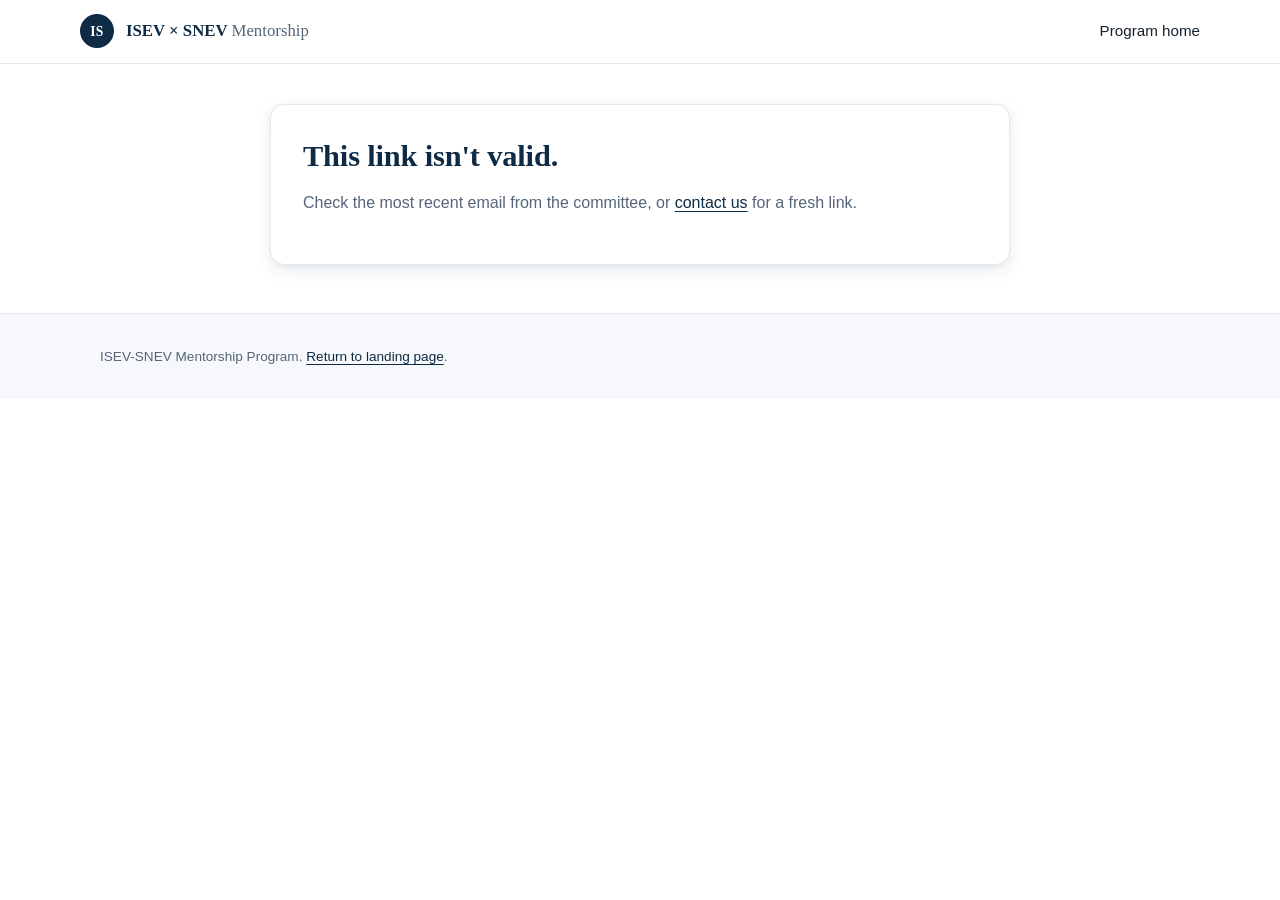
<file: survey.html>
<!doctype html>
<html lang="en">
<head>
  <meta charset="utf-8" />
  <meta name="viewport" content="width=device-width, initial-scale=1" />
  <title>Mentorship Survey · ISEV-SNEV Mentorship Program</title>
  <meta name="robots" content="noindex" />
  <link rel="icon" href="data:image/svg+xml;utf8,<svg xmlns='http://www.w3.org/2000/svg' viewBox='0 0 64 64'><circle cx='32' cy='32' r='30' fill='%230f2a44'/><text x='50%25' y='55%25' text-anchor='middle' font-family='Georgia' font-size='22' fill='white' font-weight='700'>IS</text></svg>" />
  <link rel="stylesheet" href="assets/styles.css" />
  <style>
    .q { margin: 1.4rem 0; }
    .q > label.qlabel { display: block; font-weight: 600; margin-bottom: 0.5rem; }
    .q .req { color: #b3261e; }
    .scale { display: flex; gap: 0.4rem; flex-wrap: wrap; }
    .scale label { border: 1px solid var(--border, #dde5ec); border-radius: 8px;
                   padding: 0.45rem 0.85rem; cursor: pointer; user-select: none; }
    .scale input { margin-right: 0.35rem; }
    .scale label:has(input:checked) { background: #0f2a44; color: #fff; border-color: #0f2a44; }
    .q textarea, .q select { width: 100%; max-width: 560px; }
    .q .hint { color: var(--muted); font-size: 0.85rem; margin-top: 0.3rem; }
  </style>
</head>
<body>

  <header class="site-header">
    <div class="container nav">
      <a class="brand" href="index.html">
        <span class="brand-mark">IS</span>
        <span>ISEV &times; SNEV <span style="color:var(--muted);font-weight:500">Mentorship</span></span>
      </a>
      <nav class="nav-links" aria-label="Primary">
        <a href="index.html">Program home</a>
      </nav>
    </div>
  </header>

  <main>
    <section style="padding:2.5rem 0 3rem;">
      <div class="container" style="max-width:780px;">

        <section id="screen-loading" class="panel"><h2>Loading your survey…</h2></section>

        <section id="screen-invalid" class="panel" hidden>
          <h2>This link isn't valid.</h2>
          <p style="color:var(--muted);">
            Check the most recent email from the committee, or
            <a href="mailto:isevmentorship@gmail.com">contact us</a> for a fresh link.
          </p>
        </section>

        <section id="screen-survey" class="panel" hidden>
          <h4 id="surveyKicker">Mentorship survey</h4>
          <h2 id="surveyTitle">How is it going?</h2>
          <p style="color:var(--muted);max-width:640px;" id="surveyIntro"></p>
          <form id="surveyForm"><!-- questions injected --></form>
          <div class="form-actions" style="margin-top:1.5rem;">
            <button class="btn btn-primary" id="submitBtn">Submit survey</button>
          </div>
          <p id="surveyStatus" class="form-status" role="status" aria-live="polite"></p>
        </section>

        <section id="screen-done" class="panel" hidden>
          <h4>Survey received</h4>
          <div style="display:flex;align-items:center;gap:0.75rem;flex-wrap:wrap;">
            <h2 style="margin:0;">Thank you.</h2>
            <span class="status-pill green">Recorded</span>
          </div>
          <p style="color:var(--muted);max-width:640px;">
            Your answers are visible to the program committee only - never to
            your mentorship counterpart. They directly shape how the program
            evolves. Thanks for taking the time.
          </p>
        </section>

      </div>
    </section>
  </main>

  <footer class="site-footer">
    <div class="container" style="font-size:0.85rem;">
      ISEV-SNEV Mentorship Program. <a href="index.html">Return to landing page</a>.
    </div>
  </footer>

  <script>
  (function () {
    "use strict";
    var API = "https://script.google.com/macros/s/AKfycbzLrjM3KC3dEEt1xVuS7yBQZjHc0oQUIkZneyJ93LFaHBYLQRYbq2RFOuUsjYweYJ0p/exec";
    var token = new URLSearchParams(window.location.search).get("t") || "";

    function show(id) {
      ["screen-loading", "screen-invalid", "screen-survey", "screen-done"]
        .forEach(function (s) { document.getElementById(s).hidden = (s !== id); });
    }

    // Question factories -------------------------------------------------
    function scale(id, label, req, lo, hi, loLbl, hiLbl) {
      var opts = "";
      for (var v = lo; v <= hi; v++) {
        opts += '<label><input type="radio" name="' + id + '" value="' + v + '">' + v + "</label>";
      }
      return '<div class="q" data-q="' + id + '" data-req="' + (req ? 1 : 0) + '">' +
        '<label class="qlabel">' + label + (req ? ' <span class="req">*</span>' : "") + "</label>" +
        '<div class="scale">' + opts + "</div>" +
        '<p class="hint">' + lo + " = " + loLbl + " · " + hi + " = " + hiLbl + "</p></div>";
    }
    function select(id, label, req, choices) {
      return '<div class="q" data-q="' + id + '" data-req="' + (req ? 1 : 0) + '">' +
        '<label class="qlabel">' + label + (req ? ' <span class="req">*</span>' : "") + "</label>" +
        '<select name="' + id + '"><option value="">Select…</option>' +
        choices.map(function (c) { return "<option>" + c + "</option>"; }).join("") +
        "</select></div>";
    }
    function multi(id, label, choices) {
      return '<div class="q" data-q="' + id + '" data-req="0">' +
        '<label class="qlabel">' + label + "</label>" +
        choices.map(function (c) {
          return '<label class="check-row" style="margin:0.25rem 0;"><input type="checkbox" name="' + id + '" value="' + c + '"><span>' + c + "</span></label>";
        }).join("") + "</div>";
    }
    function text(id, label) {
      return '<div class="q" data-q="' + id + '" data-req="0">' +
        '<label class="qlabel">' + label + "</label>" +
        '<textarea name="' + id + '" rows="3" maxlength="300"></textarea>' +
        '<p class="hint">Up to 300 characters.</p></div>';
    }

    var MEET_CHOICES = ["More than bi-monthly", "Bi-monthly, as expected",
      "Less than bi-monthly", "We started but stopped early", "We never met"];
    var OUTCOMES = ["Submitted a grant or fellowship application", "Accepted a new position",
      "Co-authored a paper", "Presented at a conference", "Expanded my professional network",
      "Clarified my career direction", "Developed specific skills (communication, leadership, etc.)",
      "None of the above yet, but I feel better positioned"];

    function buildQuestions(wave, role) {
      if (wave === "6mo") {
        return [
          scale("experience", "How is the mentorship going so far?", true, 1, 5, "Poorly", "Excellently"),
          select("meetings_so_far", "How many times have you met so far?", true,
            ["Not yet", "Once", "Twice", "Three or more times"]),
          scale("on_track", "Are you making progress on the goals you set together?", false, 1, 5, "No progress", "Substantial progress"),
          select("continue", "Do you want to continue the mentorship for the rest of the cycle?", true,
            ["Yes, as is", "Yes, with some adjustments", "Unsure", "No"]),
          text("feedback", "Anything the committee should know or could help with?")
        ].join("");
      }
      // 12-month closeout
      var qs = [
        scale("experience", "Overall, how would you rate your experience of this mentorship cycle?", true, 1, 5, "Poor", "Excellent"),
        scale("match_fit", "How good was the match we produced for you?", true, 1, 5, "Poor fit", "Excellent fit"),
        select("meetings", "How often did you actually meet?", true, MEET_CHOICES),
        scale("progress", role === "mentor"
          ? "From what you observed, did the mentee make meaningful progress on their goals?"
          : "How much progress did you make on the professional-development goals you listed when you applied?",
          true, 1, 5, "None", "Substantial")
      ];
      if (role === "mentee") {
        qs.push(multi("outcomes", "Did anything concrete come out of the mentorship this year? (select all that apply)", OUTCOMES));
      } else {
        qs.push(scale("own_value", "Did mentoring in this program deliver professional-development value for you?", true, 1, 5, "No", "Yes, significantly"));
      }
      qs.push(scale("compact_useful", "How useful was the Mentorship Program Compact?", false, 1, 5, "Not useful", "Very useful"));
      qs.push(scale("toolkit_useful", "How useful was the " + role + " toolkit?", false, 1, 5, "Not useful", "Very useful"));
      qs.push(scale("nps", "Would you recommend the program to a colleague" + (role === "mentee" ? " or trainee" : "") + "?", true, 0, 10, "Not at all likely", "Extremely likely"));
      qs.push(select("forward", role === "mentor"
        ? "Would you be willing to mentor again in a future cycle?"
        : "Would you apply to the program again in a future cycle if eligible?",
        true,
        role === "mentor"
          ? ["Yes, please re-enrol me automatically", "Yes, ask me again in 6 months", "Not right now", "No, please do not ask again"]
          : ["Yes", "Maybe", "No", "Not eligible"]));
      if (role === "mentee") {
        qs.push(select("future_mentor", "Would you be interested in becoming a mentor in this program in the future?", false, ["Yes", "Maybe", "No"]));
      }
      qs.push(text("feedback", "Is there anything else the committee should know?"));
      return qs.join("");
    }

    function collectAnswers() {
      var form = document.getElementById("surveyForm");
      var answers = {};
      var missing = null;
      Array.prototype.forEach.call(form.querySelectorAll(".q"), function (q) {
        var id = q.dataset.q, req = q.dataset.req === "1";
        var radios = q.querySelectorAll('input[type="radio"]');
        var checks = q.querySelectorAll('input[type="checkbox"]');
        var sel = q.querySelector("select");
        var ta = q.querySelector("textarea");
        var val = "";
        if (radios.length) {
          var picked = q.querySelector('input[type="radio"]:checked');
          val = picked ? picked.value : "";
        } else if (checks.length) {
          val = Array.prototype.filter.call(checks, function (c) { return c.checked; })
            .map(function (c) { return c.value; }).join("; ");
        } else if (sel) { val = sel.value; }
        else if (ta) { val = ta.value.trim(); }
        if (req && !val && !missing) missing = q;
        if (val) answers[id] = val;
      });
      return { answers: answers, missing: missing };
    }

    document.getElementById("submitBtn").addEventListener("click", function (ev) {
      ev.preventDefault();
      var status = document.getElementById("surveyStatus");
      status.className = "form-status";
      var got = collectAnswers();
      if (got.missing) {
        status.classList.add("error");
        status.textContent = "Please answer the required questions (marked *).";
        got.missing.scrollIntoView({ behavior: "smooth", block: "center" });
        return;
      }
      status.textContent = "Submitting…";
      fetch(API + "?action=survey_submit&t=" + encodeURIComponent(token) +
            "&answers=" + encodeURIComponent(JSON.stringify(got.answers)))
        .then(function (r) { return r.json(); })
        .then(function (data) {
          if (data && data.ok) { show("screen-done"); }
          else {
            status.classList.add("error");
            status.textContent = "Could not record your answers. Please try again or reply to the committee email.";
          }
        })
        .catch(function () {
          status.classList.add("error");
          status.textContent = "Network problem - please try again in a moment.";
        });
    });

    if (!token) { show("screen-invalid"); return; }
    fetch(API + "?action=survey&t=" + encodeURIComponent(token))
      .then(function (r) { return r.json(); })
      .then(function (data) {
        if (!data || !data.ok) { show("screen-invalid"); return; }
        if (data.responded) { show("screen-done"); return; }
        var is6 = data.wave === "6mo";
        document.getElementById("surveyKicker").textContent =
          is6 ? "6-month check-in" : "12-month closeout survey";
        document.getElementById("surveyTitle").textContent = data.name
          ? (data.name + ", " + (is6 ? "how is it going?" : "how did it go?"))
          : (is6 ? "How is it going?" : "How did it go?");
        document.getElementById("surveyIntro").textContent = is6
          ? "Two minutes, five questions. Your answers go to the program committee only - never to your mentorship counterpart."
          : "About five minutes. Your answers go to the program committee only - never to your mentorship counterpart - and directly shape the next cycle.";
        document.getElementById("surveyForm").innerHTML = buildQuestions(data.wave, data.role);
        show("screen-survey");
      })
      .catch(function () { show("screen-invalid"); });
  })();
  </script>
</body>
</html>
</file>
<file: assets/styles.css>
/* ============================================
   ISEV-SNEV Mentorship Program
   Clean academic default stylesheet
   ============================================ */

:root {
  --navy: #0f2a44;
  --navy-700: #1b3a5b;
  --navy-500: #30547a;
  --ink: #15202b;
  --muted: #55657a;
  --line: #e3e8ef;
  --bg: #ffffff;
  --bg-soft: #f6f8fb;
  --bg-tint: #eef2f7;
  --accent: #b08a3e;         /* muted academic gold */
  --accent-soft: #f4ecd8;
  --success: #1f7a4d;
  --success-soft: #e6f4ec;
  --danger: #a3341f;
  --radius: 8px;
  --radius-lg: 14px;
  --shadow-sm: 0 1px 2px rgba(15,42,68,0.06), 0 1px 1px rgba(15,42,68,0.04);
  --shadow-md: 0 6px 18px rgba(15,42,68,0.08), 0 2px 6px rgba(15,42,68,0.05);
  --maxw: 1120px;
  --font-serif: "Georgia", "Iowan Old Style", "Palatino Linotype", Palatino, serif;
  --font-sans: -apple-system, BlinkMacSystemFont, "Segoe UI", Roboto, "Helvetica Neue", Arial, "Inter", sans-serif;
}

* { box-sizing: border-box; }

html, body {
  margin: 0;
  padding: 0;
  font-family: var(--font-sans);
  color: var(--ink);
  background: var(--bg);
  line-height: 1.6;
  -webkit-font-smoothing: antialiased;
  text-rendering: optimizeLegibility;
}

a { color: var(--navy); text-decoration: underline; text-underline-offset: 3px; text-decoration-thickness: 1px; }
a:hover { color: var(--navy-700); }

h1, h2, h3, h4 {
  font-family: var(--font-serif);
  color: var(--navy);
  line-height: 1.25;
  margin: 0 0 0.5em 0;
  letter-spacing: -0.005em;
}

h1 { font-size: clamp(2rem, 3.2vw + 1rem, 3.1rem); font-weight: 700; }
h2 { font-size: clamp(1.4rem, 1.4vw + 1rem, 1.9rem); font-weight: 700; }
h3 { font-size: 1.2rem; font-weight: 600; }
h4 { font-size: 1rem; font-weight: 700; text-transform: uppercase; letter-spacing: 0.06em; color: var(--muted); }

p { margin: 0 0 1em 0; }

/* ----- Layout ----- */
.container {
  max-width: var(--maxw);
  margin: 0 auto;
  padding: 0 1.25rem;
}

section { padding: 4rem 0; border-top: 1px solid var(--line); }
section:first-of-type { border-top: none; }
.section-soft { background: var(--bg-soft); }

/* ----- Header / Nav ----- */
.site-header {
  position: sticky; top: 0; z-index: 10;
  background: rgba(255,255,255,0.92);
  backdrop-filter: saturate(160%) blur(8px);
  border-bottom: 1px solid var(--line);
}
.nav {
  display: flex; align-items: center; justify-content: space-between;
  padding: 0.9rem 0;
}
.brand {
  display: flex; align-items: center; gap: 0.75rem;
  font-family: var(--font-serif); font-weight: 700; color: var(--navy);
  font-size: 1.05rem; text-decoration: none;
}
.brand-mark {
  width: 34px; height: 34px; border-radius: 50%;
  background: var(--navy); color: #fff;
  display: grid; place-items: center;
  font-family: var(--font-serif); font-weight: 700; font-size: 0.85rem;
  letter-spacing: 0.02em;
}
.nav-links { display: flex; gap: 1.4rem; align-items: center; }
.nav-links a:not(.btn) {
  text-decoration: none;
  color: var(--ink);
  font-size: 0.95rem;
  font-weight: 500;
}
.nav-links a:not(.btn):hover { color: var(--navy); }
.nav-links .btn { padding: 0.45rem 0.9rem; font-size: 0.9rem; }

@media (max-width: 720px) {
  .nav-links a:not(.btn) { display: none; }
}

/* ----- Hero ----- */
.hero {
  padding: 4.5rem 0 3.5rem;
  background: linear-gradient(180deg, #fbfcfe 0%, #f4f7fb 100%);
  border-top: none;
}
.eyebrow {
  display: inline-block;
  font-size: 0.82rem; font-weight: 600;
  color: var(--navy-500);
  text-transform: uppercase; letter-spacing: 0.14em;
  margin-bottom: 1rem;
}
.hero p.lede {
  font-size: 1.18rem;
  color: var(--muted);
  max-width: 640px;
}
.hero-cta { margin-top: 1.6rem; display: flex; gap: 0.75rem; flex-wrap: wrap; }

/* ----- Buttons ----- */
.btn {
  display: inline-block;
  padding: 0.7rem 1.2rem;
  border-radius: var(--radius);
  font-weight: 600;
  font-size: 0.98rem;
  text-decoration: none;
  cursor: pointer;
  border: 1px solid transparent;
  transition: transform 0.05s ease, background 0.15s ease, border-color 0.15s ease;
}
.btn:active { transform: translateY(1px); }
.btn-primary { background: var(--navy); color: #fff; }
.btn-primary:hover { background: var(--navy-700); color: #fff; }
.btn-ghost { background: transparent; color: var(--navy); border-color: var(--line); }
.btn-ghost:hover { background: var(--bg-tint); }
.btn-accent { background: var(--accent); color: #fff; }
.btn-accent:hover { background: #8f6f2e; color: #fff; }
.btn[disabled], .btn.is-disabled {
  opacity: 0.55; pointer-events: none;
}

/* ----- Cards / Grids ----- */
.grid {
  display: grid; gap: 1.25rem;
  grid-template-columns: repeat(auto-fit, minmax(240px, 1fr));
}
.card {
  background: #fff;
  border: 1px solid var(--line);
  border-radius: var(--radius-lg);
  padding: 1.3rem 1.3rem 1.2rem;
  box-shadow: var(--shadow-sm);
}
.card h3 { margin-top: 0; }
.card .card-meta { font-size: 0.85rem; color: var(--muted); }

/* Steps */
.steps { counter-reset: step; }
.steps .card {
  position: relative; padding-left: 3.25rem;
}
.steps .card::before {
  counter-increment: step;
  content: counter(step);
  position: absolute;
  left: 1.1rem; top: 1.15rem;
  width: 1.7rem; height: 1.7rem;
  border-radius: 50%;
  background: var(--navy); color: #fff;
  display: grid; place-items: center;
  font-family: var(--font-serif); font-weight: 700;
  font-size: 0.95rem;
}

/* Two-column split */
.split {
  display: grid; gap: 2rem;
  grid-template-columns: 1fr;
}
@media (min-width: 820px) {
  .split { grid-template-columns: 1fr 1fr; }
}

/* ----- Lists ----- */
.clean-list { padding-left: 1.1rem; margin: 0.2rem 0 0.8rem; }
.clean-list li { margin-bottom: 0.35rem; }

/* ----- FAQ ----- */
details.faq {
  border-bottom: 1px solid var(--line);
  padding: 1rem 0;
}
details.faq summary {
  cursor: pointer;
  font-weight: 600;
  color: var(--navy);
  list-style: none;
  display: flex; align-items: center; justify-content: space-between;
}
details.faq summary::after {
  content: "+"; font-family: var(--font-serif); font-size: 1.2rem; color: var(--muted);
}
details.faq[open] summary::after { content: "-"; }
details.faq .faq-body { padding-top: 0.5rem; color: var(--ink); }

/* ----- Footer ----- */
.site-footer {
  border-top: 1px solid var(--line);
  background: var(--bg-soft);
  color: var(--muted);
  padding: 2rem 0;
  font-size: 0.92rem;
}
.site-footer .footer-grid {
  display: grid; gap: 1.25rem;
  grid-template-columns: 1fr;
}
@media (min-width: 720px) {
  .site-footer .footer-grid { grid-template-columns: 2fr 1fr 1fr; }
}
.site-footer a { color: var(--navy); }

/* ============================================
   Prototype-specific styles
   ============================================ */
.proto-banner {
  background: var(--accent-soft);
  border-bottom: 1px solid #e8d9a9;
  color: #6a4e17;
  font-size: 0.9rem;
  padding: 0.6rem 0;
  text-align: center;
}
.proto-banner strong { color: #4e3810; }

.stepper {
  display: flex; gap: 0; align-items: center;
  flex-wrap: wrap;
  margin: 0 0 2rem;
  font-size: 0.88rem;
}
.stepper .step {
  display: flex; align-items: center; gap: 0.5rem;
  color: var(--muted);
  padding: 0.3rem 0.2rem;
}
.stepper .step .dot {
  width: 1.4rem; height: 1.4rem; border-radius: 50%;
  background: var(--bg-tint); color: var(--muted);
  display: grid; place-items: center;
  font-weight: 700; font-size: 0.8rem;
  border: 1px solid var(--line);
}
.stepper .step.active { color: var(--navy); font-weight: 600; }
.stepper .step.active .dot { background: var(--navy); color: #fff; border-color: var(--navy); }
.stepper .step.done .dot { background: var(--success); color: #fff; border-color: var(--success); }
.stepper .sep {
  width: 1.5rem; height: 1px; background: var(--line); margin: 0 0.35rem;
}

.panel {
  background: #fff;
  border: 1px solid var(--line);
  border-radius: var(--radius-lg);
  padding: 2rem;
  box-shadow: var(--shadow-md);
}

.choice-row {
  display: grid; gap: 1rem;
  grid-template-columns: 1fr;
  margin-top: 1.2rem;
}
@media (min-width: 700px) {
  .choice-row { grid-template-columns: 1fr 1fr; }
}
.choice {
  display: block;
  background: #fff;
  border: 1px solid var(--line);
  border-radius: var(--radius-lg);
  padding: 1.4rem;
  cursor: pointer;
  text-decoration: none;
  color: inherit;
  transition: border-color 0.15s ease, box-shadow 0.15s ease, transform 0.05s ease;
}
.choice:hover { border-color: var(--navy-500); box-shadow: var(--shadow-sm); }
.choice.selected { border-color: var(--navy); box-shadow: 0 0 0 3px rgba(15,42,68,0.08); }
.choice h3 { margin: 0 0 0.3rem; }
.choice p { margin: 0; color: var(--muted); font-size: 0.95rem; }

.match-grid {
  display: grid; gap: 1.1rem;
  grid-template-columns: repeat(auto-fit, minmax(280px, 1fr));
  margin-top: 1.5rem;
}
.match-card {
  background: #fff;
  border: 1px solid var(--line);
  border-radius: var(--radius-lg);
  padding: 1.3rem;
  display: flex; flex-direction: column;
  box-shadow: var(--shadow-sm);
  position: relative;
}
.match-card .avatar {
  width: 64px; height: 64px; border-radius: 50%;
  background: var(--bg-tint);
  color: var(--navy);
  display: grid; place-items: center;
  font-family: var(--font-serif); font-weight: 700; font-size: 1.4rem;
  margin-bottom: 0.8rem;
  border: 1px solid var(--line);
}
.match-card .code {
  font-family: ui-monospace, SFMono-Regular, Menlo, Consolas, monospace;
  font-size: 0.85rem; color: var(--muted);
  letter-spacing: 0.06em;
}
.match-card .score {
  position: absolute; top: 1rem; right: 1rem;
  font-size: 0.78rem; font-weight: 700;
  color: var(--success);
  background: var(--success-soft);
  padding: 0.2rem 0.55rem; border-radius: 999px;
}
.match-card dl {
  margin: 0.6rem 0 1rem; padding: 0;
  display: grid; grid-template-columns: auto 1fr; gap: 0.3rem 0.8rem;
  font-size: 0.92rem;
}
.match-card dt { color: var(--muted); }
.match-card dd { margin: 0; color: var(--ink); }
.match-card .tags { display: flex; flex-wrap: wrap; gap: 0.3rem; margin-bottom: 1rem; }
.match-card .tag {
  background: var(--bg-tint);
  color: var(--navy-700);
  font-size: 0.78rem;
  padding: 0.2rem 0.55rem;
  border-radius: 999px;
  border: 1px solid var(--line);
}
.match-card .actions {
  margin-top: auto;
  display: flex; gap: 0.5rem;
}
.match-card.selected {
  border-color: var(--navy);
  box-shadow: 0 0 0 3px rgba(15,42,68,0.08);
}
.match-card .select-label {
  display: inline-flex; align-items: center; gap: 0.4rem;
  font-size: 0.9rem; color: var(--muted);
}

.status-pill {
  display: inline-flex; align-items: center; gap: 0.4rem;
  font-size: 0.82rem; font-weight: 600;
  padding: 0.3rem 0.7rem; border-radius: 999px;
  background: var(--bg-tint); color: var(--navy-700);
  border: 1px solid var(--line);
}
.status-pill.green { background: var(--success-soft); color: var(--success); border-color: #c6e5d3; }
.status-pill.gold { background: var(--accent-soft); color: #6a4e17; border-color: #e8d9a9; }

.reveal-card {
  margin: 1.5rem 0;
  background: linear-gradient(180deg, #fff 0%, #fbfaf3 100%);
  border: 1px solid #e8d9a9;
  border-radius: var(--radius-lg);
  padding: 1.8rem;
  box-shadow: var(--shadow-md);
}
.reveal-card .avatar { width: 72px; height: 72px; font-size: 1.6rem; }

.nav-proto {
  display: flex; gap: 0.75rem; margin-top: 1.5rem; flex-wrap: wrap;
}

.callout {
  background: var(--bg-soft);
  border-left: 3px solid var(--navy-500);
  padding: 1rem 1.2rem;
  border-radius: 0 var(--radius) var(--radius) 0;
  color: var(--ink);
  margin: 1rem 0;
  font-size: 0.95rem;
}
.callout strong { color: var(--navy); }

/* ============================================
   Application form
   ============================================ */
.apply-form {
  margin-top: 2rem;
  display: flex;
  flex-direction: column;
  gap: 1.4rem;
}

.form-section {
  border: 1px solid var(--line);
  border-radius: var(--radius-lg);
  padding: 1.3rem 1.4rem 1.5rem;
  background: #fff;
  box-shadow: var(--shadow-sm);
}
.form-section legend {
  padding: 0 0.4rem;
  margin-left: -0.4rem;
  font-family: var(--font-serif);
  font-weight: 700;
  color: var(--navy);
  font-size: 1.1rem;
}
.form-section .field-help {
  display: block;
  color: var(--muted);
  font-size: 0.86rem;
  margin: 0.25rem 0 0.75rem;
}

.grid-form {
  display: grid;
  gap: 1rem 1.2rem;
  grid-template-columns: 1fr;
  margin-top: 0.6rem;
}
@media (min-width: 640px) {
  .grid-form { grid-template-columns: 1fr 1fr; }
  .grid-form .full { grid-column: 1 / -1; }
}

.apply-form label {
  display: flex;
  flex-direction: column;
  gap: 0.35rem;
  font-size: 0.95rem;
  font-weight: 500;
  color: var(--ink);
}

.apply-form input[type="text"],
.apply-form input[type="email"],
.apply-form select,
.apply-form textarea {
  font: inherit;
  color: var(--ink);
  background: #fff;
  padding: 0.6rem 0.75rem;
  border: 1px solid var(--line);
  border-radius: var(--radius);
  transition: border-color 0.15s ease, box-shadow 0.15s ease;
  font-weight: 400;
  width: 100%;
}
.apply-form textarea { resize: vertical; min-height: 5rem; }
.apply-form input:focus,
.apply-form select:focus,
.apply-form textarea:focus {
  outline: none;
  border-color: var(--navy-500);
  box-shadow: 0 0 0 3px rgba(15,42,68,0.08);
}
.apply-form input:invalid:not(:placeholder-shown),
.apply-form textarea:invalid:not(:placeholder-shown) {
  border-color: #c79288;
}

.apply-form .req { color: var(--accent); margin-left: 0.1rem; }

/* Role choice cards (radio-styled) */
.role-row {
  display: grid; gap: 0.9rem;
  grid-template-columns: 1fr;
  margin-top: 0.5rem;
}
@media (min-width: 700px) { .role-row { grid-template-columns: 1fr 1fr; } }

.role-choice {
  display: flex; align-items: flex-start; gap: 0.8rem;
  padding: 1rem 1.1rem;
  border: 1px solid var(--line);
  border-radius: var(--radius-lg);
  cursor: pointer;
  background: #fff;
  transition: border-color 0.15s ease, box-shadow 0.15s ease;
  font-weight: 500;
}
.role-choice:hover { border-color: var(--navy-500); }
.role-choice input[type="radio"] {
  margin-top: 0.25rem;
  accent-color: var(--navy);
  width: auto;
}
.role-choice strong {
  display: block;
  color: var(--navy);
  font-family: var(--font-serif);
  font-weight: 700;
  margin-bottom: 0.15rem;
}
.role-choice span {
  display: block;
  font-weight: 400;
  color: var(--muted);
  font-size: 0.93rem;
}
.role-choice.selected {
  border-color: var(--navy);
  box-shadow: 0 0 0 3px rgba(15,42,68,0.08);
}

.check-row {
  display: flex;
  align-items: flex-start;
  gap: 0.6rem;
  padding: 0.55rem 0;
  font-weight: 400;
  font-size: 0.95rem;
}
.check-row input[type="checkbox"] {
  margin-top: 0.25rem;
  accent-color: var(--navy);
}

.form-actions {
  display: flex;
  gap: 0.75rem;
  flex-wrap: wrap;
  padding-top: 0.5rem;
}

.form-status {
  margin: 0.4rem 0 0;
  font-size: 0.93rem;
  min-height: 1.2em;
}
.form-status.error { color: var(--danger); }
.form-status.success { color: var(--success); }

/* Honeypot: visually hidden but not display:none (bots skip that) */
.hp-field {
  position: absolute;
  left: -9999px;
  width: 1px; height: 1px;
  overflow: hidden;
}

/* Small button variant, for inline mail-the-committee links */
.btn.btn-small {
  padding: 0.35rem 0.8rem;
  font-size: 0.85rem;
  line-height: 1.3;
}

/* Two-tier career-topics picker */
.topics-subsection {
  margin-top: 1.1rem;
  border-left: 3px solid var(--navy);
  padding-left: 0.9rem;
}
.topics-subsection:first-child { margin-top: 0.6rem; }
.topics-subsection#topicsSecondary { border-left-color: var(--accent); }
.topic-tier-label {
  font-family: var(--font-serif);
  font-size: 1.05rem;
  margin: 0 0 0.15rem;
  color: var(--navy);
}

/* Ranked career topics picker */
.topics-grid {
  display: flex;
  flex-direction: column;
  gap: 0.35rem;
  margin-top: 0.5rem;
  border: 1px solid var(--line);
  border-radius: var(--radius);
  padding: 0.5rem 0.75rem;
  background: var(--bg-soft);
}
.topic-row {
  display: grid;
  grid-template-columns: 1fr 5.5rem;
  align-items: center;
  gap: 0.75rem;
  padding: 0.35rem 0.25rem;
  border-bottom: 1px solid var(--line);
}
.topic-row:last-child { border-bottom: none; }
.topic-check {
  display: flex;
  align-items: center;
  gap: 0.55rem;
  cursor: pointer;
  font-size: 0.95rem;
  line-height: 1.3;
}
.topic-check input[type="checkbox"] {
  width: 1rem;
  height: 1rem;
  flex-shrink: 0;
  accent-color: var(--navy);
}
.topic-rank {
  padding: 0.3rem 0.4rem;
  font-size: 0.9rem;
  border: 1px solid var(--line);
  border-radius: 6px;
  background: white;
}
.topic-rank:disabled {
  background: var(--bg-tint);
  color: var(--muted);
}
#topicsCount { margin: 0.4rem 0 0; font-size: 0.88rem; color: var(--muted); }
#topicsCount.error { color: var(--danger); font-weight: 600; }

@media (max-width: 520px) {
  .topic-row { grid-template-columns: 1fr 4.25rem; }
}
</file>
